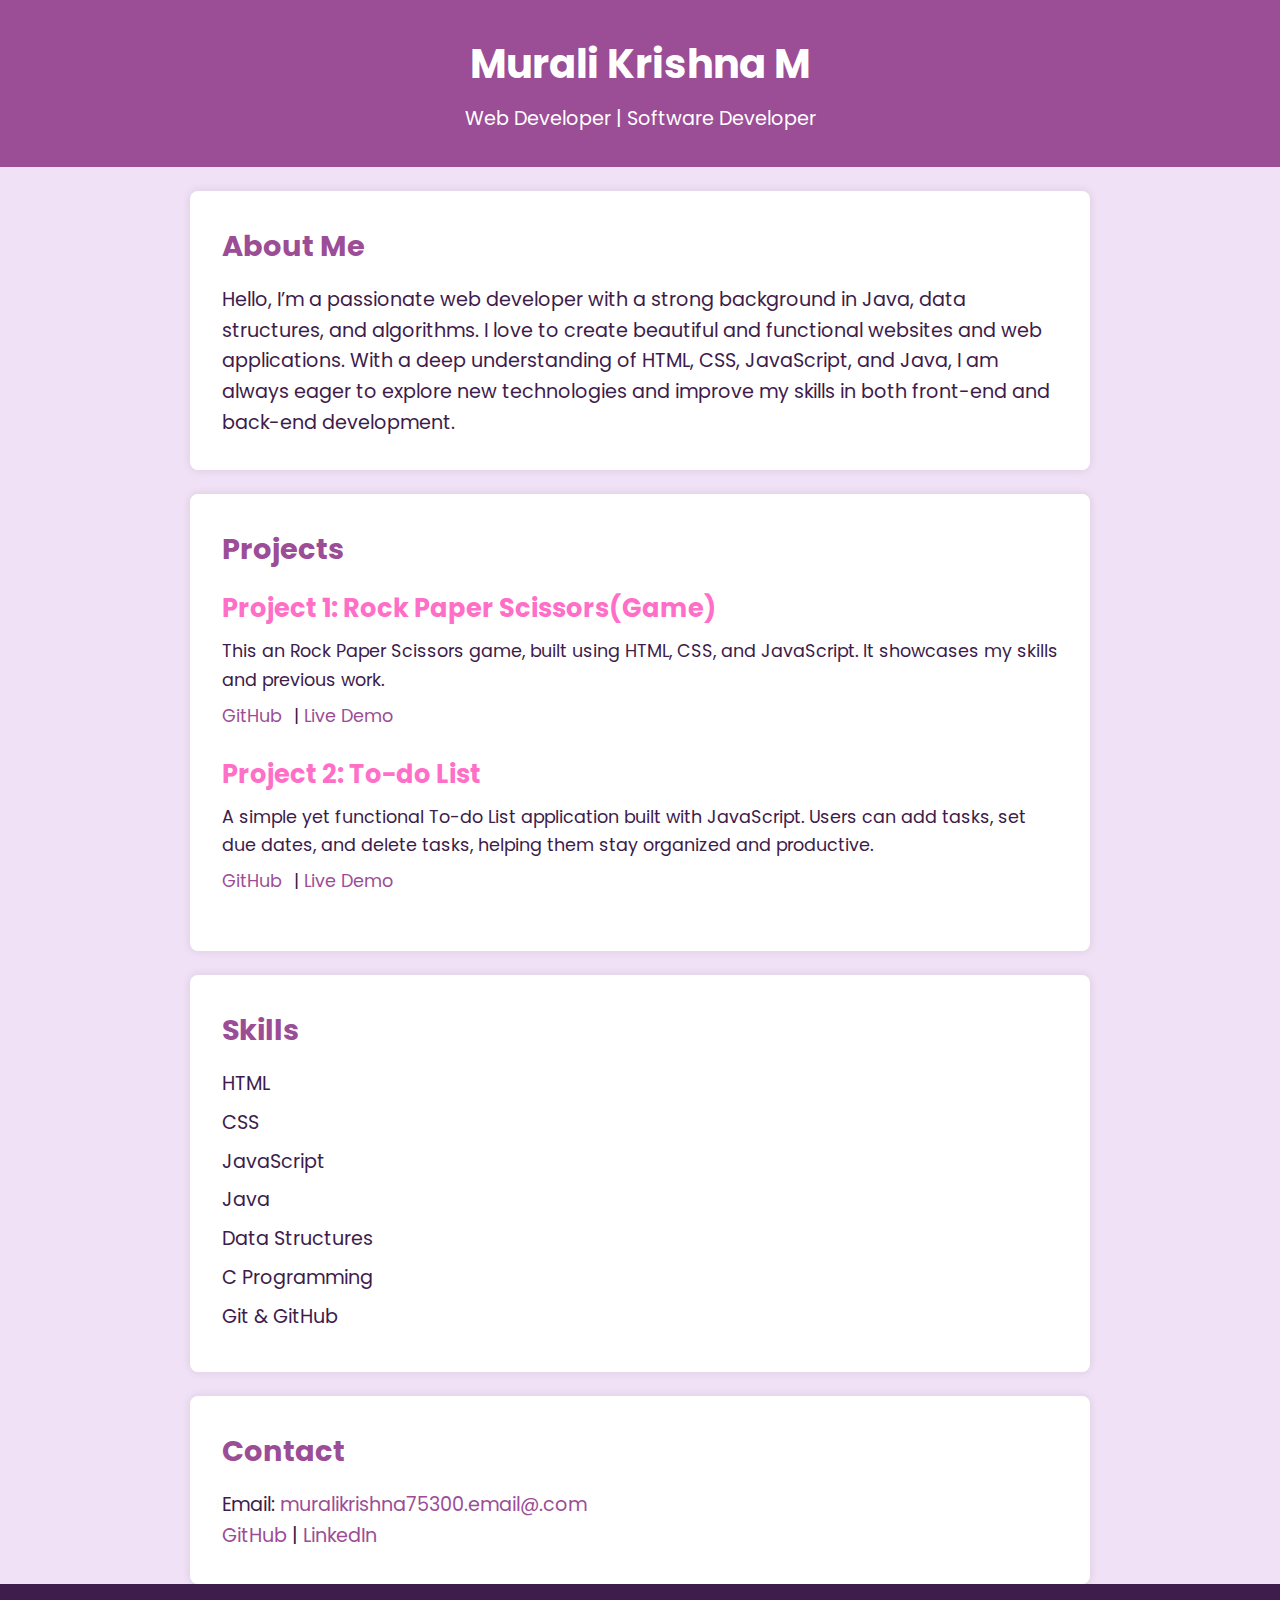
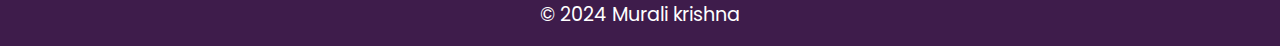
<file: index.html>
<!DOCTYPE html>
<html lang="en">
<head>
    <meta charset="UTF-8">
    <meta name="viewport" content="width=device-width, initial-scale=1.0">
    <title>Your Portfolio</title>
    <link rel="stylesheet" href="style.css">
    <link href="https://fonts.googleapis.com/css2?family=Poppins:wght@300;400;700&display=swap" rel="stylesheet">
</head>
<body>
    <header>
        <h1>Murali Krishna M</h1>
        <p>Web Developer | Software Developer</p>
    </header>

    <section id="about">
        <h2>About Me</h2>
        <p>Hello, I’m a passionate web developer with a strong background in Java, data structures, and algorithms. I love to create beautiful and functional websites and web applications. With a deep understanding of HTML, CSS, JavaScript, and Java, I am always eager to explore new technologies and improve my skills in both front-end and back-end development.</p>
    </section>

    <section id="projects">
        <h2>Projects</h2>
        <div class="project">
            <h3>Project 1: Rock Paper Scissors(Game)</h3>
            <p>This an Rock Paper Scissors game, built using HTML, CSS, and JavaScript. It showcases my skills and previous work.</p>
            <p><a href="https://github.com/yourusername/project1" target="_blank">GitHub</a> | <a href="https://yourportfolio.com" target="_blank">Live Demo</a></p>
        </div>
        <div class="project">
            <h3>Project 2: To-do List</h3>
            <p>A simple yet functional To-do List application built with JavaScript. Users can add tasks, set due dates, and delete tasks, helping them stay organized and productive.</p>
            <p><a href="https://github.com/yourusername/project2" target="_blank">GitHub</a> | <a href="https://yourproject2.com" target="_blank">Live Demo</a></p>
        </div>
    </section>

    <section id="skills">
        <h2>Skills</h2>
        <ul>
            <li>HTML</li>
            <li>CSS</li>
            <li>JavaScript</li>
            <li>Java</li>
            <li>Data Structures</li>
            <li>C Programming</li>
            <li>Git & GitHub</li>
        </ul>
    </section>

    <section id="contact">
        <h2>Contact</h2>
        <p>Email: <a href="mailto:muralikrishna75300.email@.com">muralikrishna75300.email@.com</a></p>
        <p>
            <a href="https://github.com/Muralikrishna663" target="_blank">GitHub</a> |
            <a href="https://linkedin.com/in/muralikrishna663" target="_blank">LinkedIn</a>
        </p>
    </section>

    <footer>
        <p>&copy; 2024 Murali krishna</p>
    </footer>
</body>
</html>
</file>
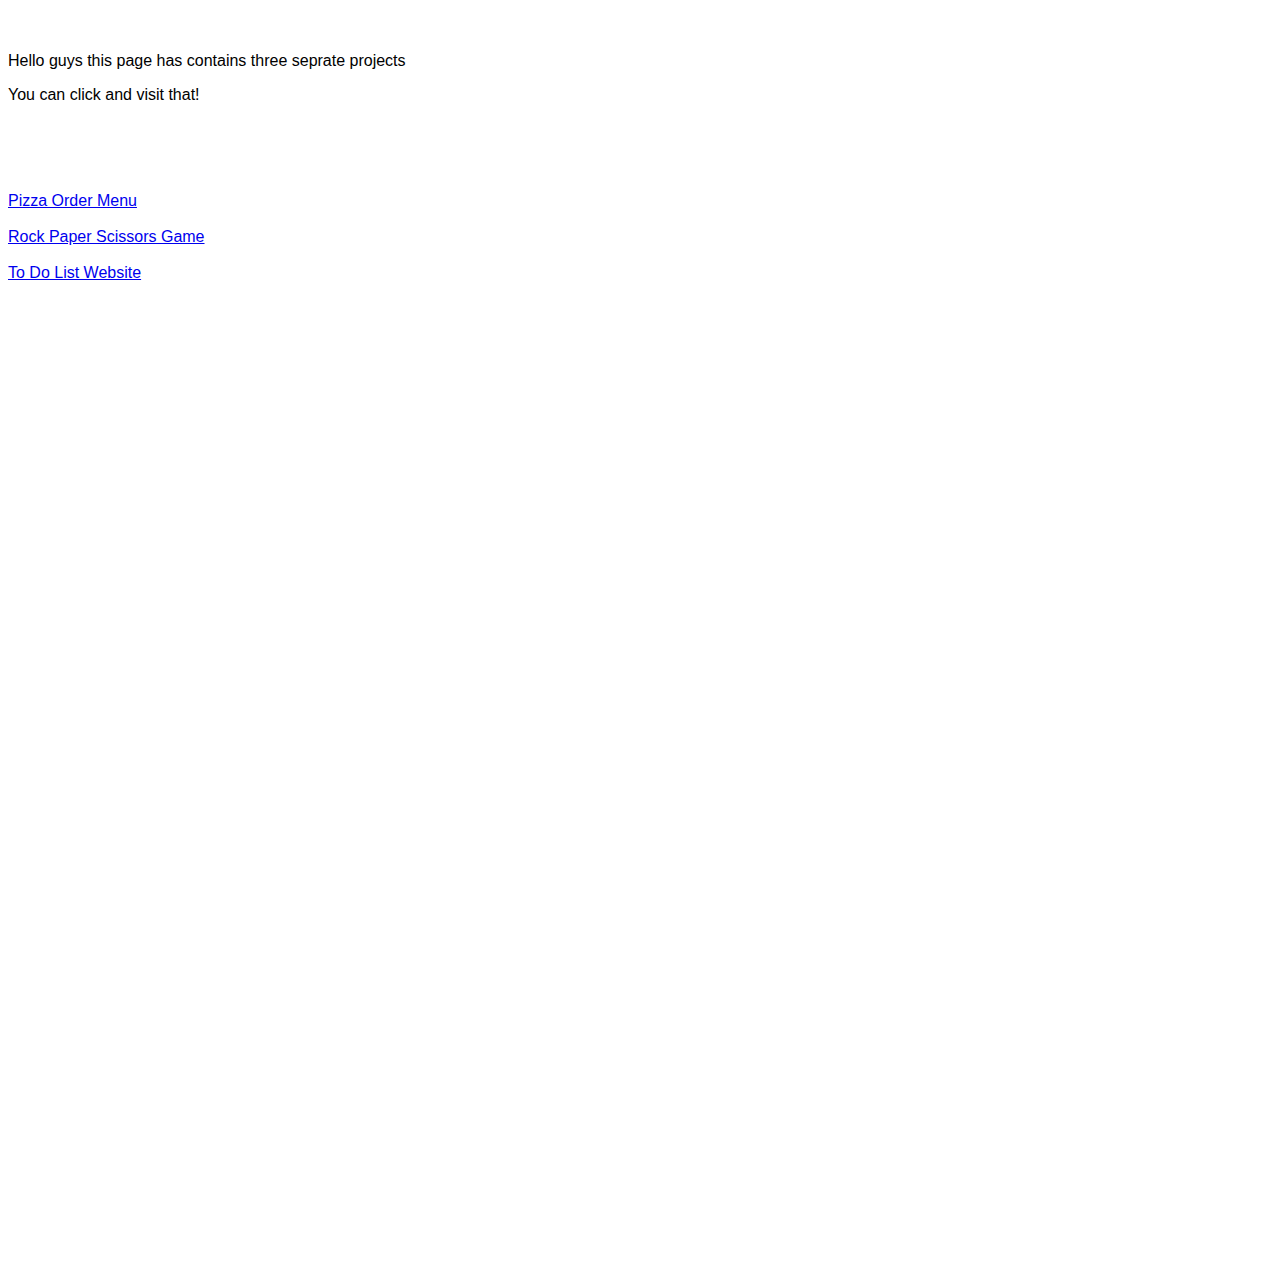
<file: website.html>
<!DOCTYPE html>
<html lang="en">
<head>
  <title>My Projects</title>
  <link rel="stylesheet" href="styles/website.css">
</head>
<body>
  <div class="inputText">
    <br><br>
    <p>Hello guys this page has contains three seprate projects</p>
    <p>You can click and visit that!</p>
    <br><br>
  </div>
    <div>
      <br><br>
      <a href="https://muralikrishna663.github.io/Pizza-Order-Menu/" target="_blank">Pizza Order Menu</a> <br><br>
    </div>
    <div>
      <a href="https://muralikrishna663.github.io/Rock-Paper-Scissors-Game/" target="_blank">Rock Paper Scissors Game</a><br><br>
    </div>
    <div>
      <a href="https://muralikrishna663.github.io/Todo-List-website/" target="_blank">To Do List Website</a>
    </div>
</body>
</html>
</file>
<file: styles/website.css>
body{
  font-family: Arial, Helvetica, sans-serif;
  margin-top: 0px;
  margin-bottom: 0px;
  padding-bottom: 1000px;
}
.pizza-image {
  width: 100%;
  height: 200px;
  margin-bottom: 12px;
}
.projects {
  height: 300px;
  box-shadow: 2px 2px 5px rgba(0, 0, 0, 0.2);
  border-radius: 4px;
}
.link-page {
  margin-left: 8px;
}
.css-grid {
  display: grid;
  grid-template-columns: 1fr 1fr 1fr;
  column-gap: 15px;
}
.description {
  text-align: center;
}
.description-box {
  box-shadow: 1px 3px 5px rgba(0, 0, 0, 0.2);
  border-radius: 4px;
  padding-top: 50px;
  padding-bottom: 50px;
  margin-bottom: 20px;
  background-color: rgb(40, 115, 221);
  color: white;
  font-size: 20px;
}
</file>
<file: style.css>
/* Reset styles */
* {
    margin: 0;
    padding: 0;
    box-sizing: border-box;
}

/* Body styles */
body {
    font-family: 'Poppins', sans-serif;
    background-color: #f1e1f6; /* Light pink background */
    color: #3e1c4b; /* Dark purple text */
    line-height: 1.6;
}

header {
    text-align: center;
    padding: 2rem;
    background-color: #9b4d96; /* Purple header */
    color: #fff;
}

h1 {
    font-size: 2.5rem;
    margin-bottom: 0.5rem;
}

p {
    font-size: 1.2rem;
}

/* Section Styles */
section {
    padding: 2rem;
    max-width: 900px;
    margin: auto;
    background-color: #fff;
    border-radius: 8px;
    box-shadow: 0 0 10px rgba(0, 0, 0, 0.1);
    margin-top: 1.5rem;
}

h2 {
    color: #9b4d96; /* Purple text */
    font-size: 1.8rem;
    margin-bottom: 1rem;
}

ul {
    list-style-type: none;
    padding: 0;
}

ul li {
    font-size: 1.2rem;
    margin-bottom: 0.5rem;
}

/* Project Section */
.project {
    margin-bottom: 1.5rem;
}

.project h3 {
    font-size: 1.6rem;
    color: #ff6ec7; /* Pink text */
}

.project p {
    font-size: 1.1rem;
    margin-top: 0.5rem;
}

.project a {
    color: #9b4d96; /* Purple links */
    text-decoration: none;
    margin-right: 0.5rem;
}

.project a:hover {
    color: #ff6ec7; /* Pink hover effect */
    text-decoration: underline;
}

/* Footer Section */
footer {
    text-align: center;
    padding: 1rem;
    background-color: #3e1c4b; /* Dark purple footer */
    color: #fff;
}

#contact a {
    color: #9b4d96; /* Purple links */
    text-decoration: none;
}

#contact a:hover {
    color: #ff6ec7; /* Pink hover effect */
    text-decoration: underline;
}

/* Media Queries for Responsiveness */
@media (max-width: 600px) {
    header, section {
        padding: 1rem;
    }

    h1 {
        font-size: 2rem;
    }

    h2 {
        font-size: 1.5rem;
    }

    h3 {
        font-size: 1.4rem;
    }

    p {
        font-size: 1rem;
    }

    ul li {
        font-size: 1rem;
    }
}
</file>
